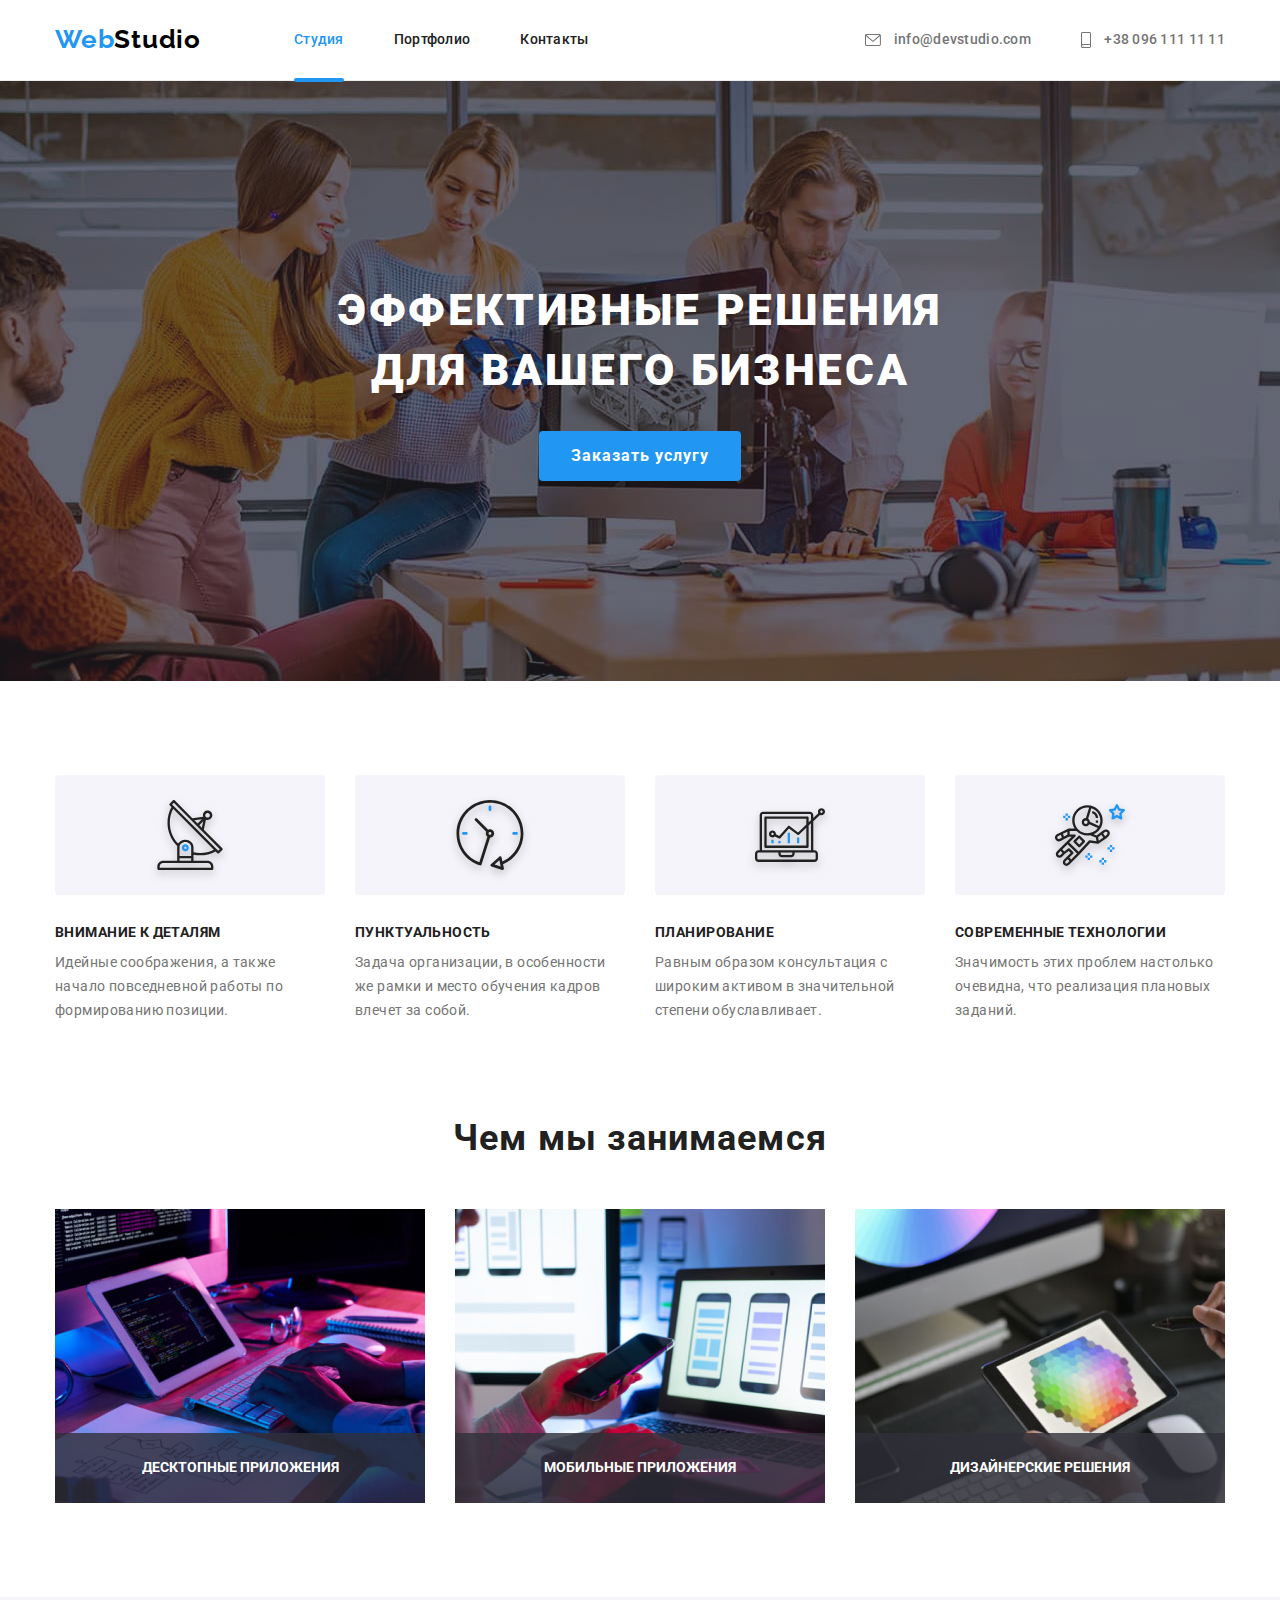
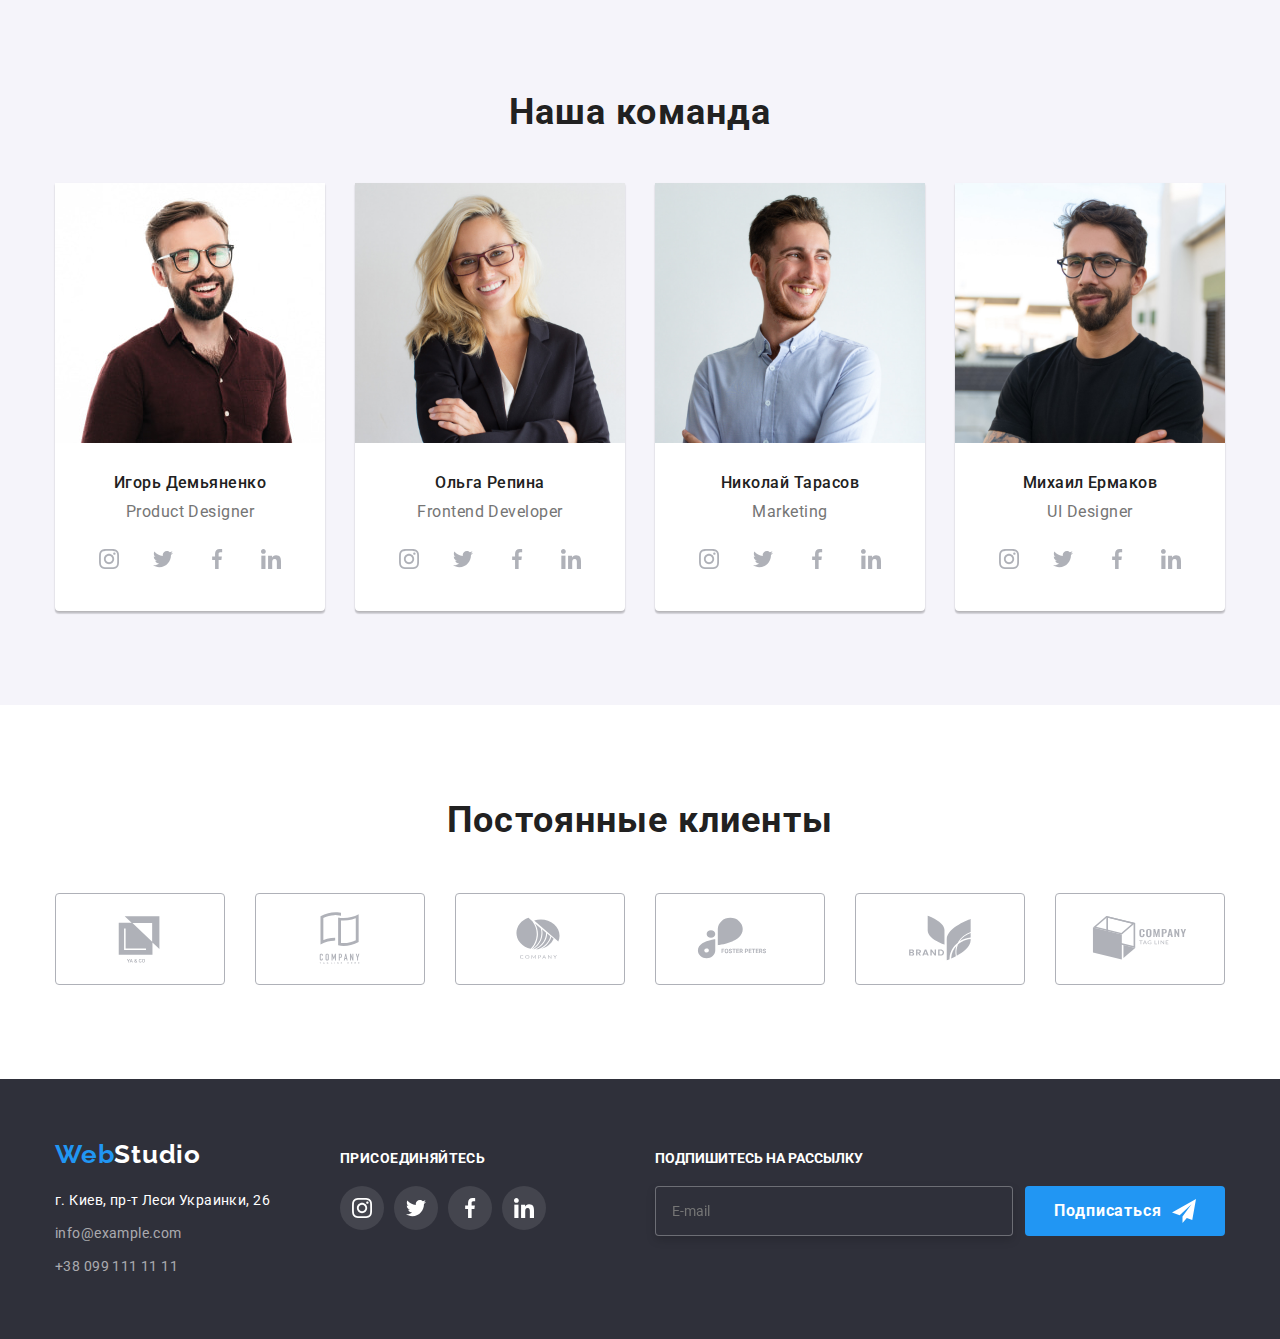
<file: index.html>
<!DOCTYPE html>
<html lang="ru">
<head>
  <meta charset="UTF-8" />
  <meta http-equiv="X-UA-Compatible" content="IE=edge" />
  <meta name="viewport" content="width=device-width, initial-scale=1.0" />
  <link rel="preconnect" href="https://fonts.googleapis.com">
  <link rel="preconnect" href="https://fonts.gstatic.com" crossorigin>
  <link href="https://fonts.googleapis.com/css2?family=Raleway:wght@700&family=Roboto:wght@400;500;700;900&display=swap" rel="stylesheet">
  <title>Document</title>
  <link rel="stylesheet" href="https://cdnjs.cloudflare.com/ajax/libs/modern-normalize/1.0.0/modern-normalize.min.css" />
  <link rel="stylesheet" href="./css/styles.css" />
</head>
<body>
  <!-- Header -->
  <header class="head">
    <div class="container">
      <nav class="head-navigation">
        <a href="index.html" lang="en" class="head-navigation-logo link">Web<span class="head-navigation-logo-span">Studio</span></a>
        <ul class="head-navigation-list list">
          <li class="head-navigation-item">
            <a href="./index.html" class="head-navigation-list-link current link">
              Студия
            </a>
          </li>
          <li class="head-navigation-item">
            <a href="./portfolio.html" class="head-navigation-list-link link">
              Портфолио
            </a>
          </li>
          <li class="head-navigation-item">
            <a href="#" class="head-navigation-list-link link">
              Контакты
            </a>
          </li>
        </ul>
      </nav>
      <!-- Header contacts -->
      <ul class="head-navigation-contacts list">
        <li class="head-navigation-contacts-item">
          <a href="mailto:info@devstudio.com" class="head-navigation-contacts-link link">
            <svg width="16" height="12" class="head-contacts-icon">
              <use href="./images/icons.svg#icon-mail"></use>
            </svg>
            info@devstudio.com
          </a>
        </li>
        <li class="head-navigation-contacts-item">
          <a href="tel:+380961111111" class="head-navigation-contacts-link link">
            <svg width="10" height="16" class="head-contacts-icon">
              <use href="./images/icons.svg#icon-phone"></use>
            </svg>
            +38 096 111 11 11
          </a>
        </li>
      </ul>
    </div>
  </header> 
  <main>
    <!-- Герой -->
    <section class="hero">
      <div class="container">
        <h1 class="hero-main">Эффективные решения для вашего бизнеса</h1>
        <button type="button" class="hero-button" data-modal-open>Заказать услугу</button>
      </div>
    </section>
    <!-- Наши преимущества -->
    <section class="benefits">
      <div class="container">
        <h2 class="title-hide">Наши преимущества</h2>
        <ul class="benefits-list list">
          <li class="benefits-list-item">
            <div class="benefits-content">
              <svg width="70" height="70" class="benefits-icon">
                <use href="./images/icons.svg#icon-benefits1"></use>
              </svg>
            </div>
            <h3 class="benefits-list-item-title">Внимание к деталям</h3>
            <p class="benefits-list-item-text">Идейные соображения, а также начало повседневной работы по формированию позиции.</p>
          </li>
          <li class="benefits-list-item">
            <div class="benefits-content">
              <svg width="70" height="70" class="benefits-icon">
                <use href="./images/icons.svg#icon-benefits2"></use>
              </svg>
            </div>
            <h3 class="benefits-list-item-title">Пунктуальность</h3>
            <p class="benefits-list-item-text">Задача организации, в особенности же рамки и место обучения кадров влечет за собой.</p>
          </li>
          <li class="benefits-list-item">
            <div class="benefits-content">
              <svg width="70" height="70" class="benefits-icon">
                <use href="./images/icons.svg#icon-benefits3"></use>
              </svg>
            </div>
            <h3 class="benefits-list-item-title">Планирование</h3>
            <p class="benefits-list-item-text">Равным образом консультация с широким активом в значительной степени обуславливает.</p>
          </li>
          <li class="benefits-list-item">
            <div class="benefits-content">
              <svg width="70" height="70" class="benefits-icon">
                <use href="./images/icons.svg#icon-benefits4"></use>
              </svg>
            </div>
            <h3 class="benefits-list-item-title">Современные технологии</h3>
            <p class="benefits-list-item-text">Значимость этих проблем настолько очевидна, что реализация плановых заданий.</p>
          </li>
        </ul>
      </div>
    </section>
    <!-- Чем мы занимаемся -->
    <section class="wawd">
      <div class="container doing">
        <h2 class="doing-title">Чем мы занимаемся</h2>
        <ul class="doing-list list">
          <li class="doing-list-item">
            <img class="doing-list-item-image"
              src="./images/img_01.jpg"
              alt="Разработка програмного обеспечения"
              height="294"
            />
            <p class="galery-description">Десктопные приложения</p>
          </li>
          <li class="doing-list-item">
            <img class="doing-list-item-image"
              src="./images/img_02.jpg"
              alt="Тестирование мобильного приложения"
              height="294"
            />
            <p class="galery-description">Мобильные приложения</p>
          </li>
          <li class="doing-list-item">
            <img class="doing-list-item-image"
              src="./images/img_03.jpg"
              alt="Работа с палитрой цветов"
              height="294"
            />
            <p class="galery-description">Дизайнерские решения</p>
          </li>
        </ul>
      </div>
    </section>
    <!-- Наша команда -->
    <section class="our-team">
      <div class="container">
        <h2 class="team-title">Наша команда</h2>
        <ul class="team-list list">
          <li class="team-list-item">
            <img
              src="./images/img_04.jpg"
              alt="фото-Игорь-Демьяненко"
              width="270"
            />
            <div class="team-content">
              <h3 class="team-list-item-teammate">Игорь Демьяненко</h3>
              <p class="team-list-item-position" lang="en">Product Designer</p>
              <ul class="masters-soc-list list">
                <li class="masters-soc-item">
                  <a href="#" class="masters-soc-link link">
                    <svg width="20" height="20" class="master-soc-icon">
                      <use href="./images/icons.svg#icon-instagram"></use>
                    </svg>
                  </a>
                </li>
                <li class="masters-soc-item">
                  <a href="#" class="masters-soc-link link">
                    <svg width="20" height="20" class="master-soc-icon">
                      <use href="./images/icons.svg#icon-twitter"></use>
                    </svg>
                  </a>
                </li>
                <li class="masters-soc-item">
                  <a href="#" class="masters-soc-link link">
                    <svg width="20" height="20" class="master-soc-icon">
                      <use href="./images/icons.svg#icon-facebook"></use>
                    </svg>
                  </a>
                </li>
                <li class="masters-soc-item">
                  <a href="#" class="masters-soc-link link">
                    <svg width="20" height="20" class="master-soc-icon">
                      <use href="./images/icons.svg#icon-linkedin"></use>
                    </svg>
                  </a>
                </li>
              </ul>
            </div>
          </li>
          <li class="team-list-item">
            <img
              src="./images/img_05.jpg"
              alt="фото-Ольга-Репна"
              width="270"
            />
            <div class="team-content">
              <h3 class="team-list-item-teammate">Ольга Репина</h3>
              <p class="team-list-item-position" lang="en">Frontend Developer</p>
              <ul class="masters-soc-list list">
                <li class="masters-soc-item">
                  <a href="#" class="masters-soc-link link">
                    <svg width="20" height="20" class="master-soc-icon">
                      <use href="./images/icons.svg#icon-instagram"></use>
                    </svg>
                  </a>
                </li>
                <li class="masters-soc-item">
                  <a href="#" class="masters-soc-link link">
                    <svg width="20" height="20" class="master-soc-icon">
                      <use href="./images/icons.svg#icon-twitter"></use>
                    </svg>
                  </a>
                </li>
                <li class="masters-soc-item">
                  <a href="#" class="masters-soc-link link">
                    <svg width="20" height="20" class="master-soc-icon">
                      <use href="./images/icons.svg#icon-facebook"></use>
                    </svg>
                  </a>
                </li>
                <li class="masters-soc-item">
                  <a href="#" class="masters-soc-link link">
                    <svg width="20" height="20" class="master-soc-icon">
                      <use href="./images/icons.svg#icon-linkedin"></use>
                    </svg>
                  </a>
                </li>
              </ul>
            </div>
          </li>
          <li class="team-list-item">
            <img
              src="./images/img_06.jpg"
              alt="фото-Николай-Тарасов"
              width="270"
            />
            <div class="team-content">
              <h3 class="team-list-item-teammate">Николай Тарасов</h3>
              <p class="team-list-item-position" lang="en">Marketing</p>
              <ul class="masters-soc-list list">
                <li class="masters-soc-item">
                  <a href="#" class="masters-soc-link link">
                    <svg width="20" height="20" class="master-soc-icon">
                      <use href="./images/icons.svg#icon-instagram"></use>
                    </svg>
                  </a>
                </li>
                <li class="masters-soc-item">
                  <a href="#" class="masters-soc-link link">
                    <svg width="20" height="20" class="master-soc-icon">
                      <use href="./images/icons.svg#icon-twitter"></use>
                    </svg>
                  </a>
                </li>
                <li class="masters-soc-item">
                  <a href="#" class="masters-soc-link link">
                    <svg width="20" height="20" class="master-soc-icon">
                      <use href="./images/icons.svg#icon-facebook"></use>
                    </svg>
                  </a>
                </li>
                <li class="masters-soc-item">
                  <a href="#" class="masters-soc-link link">
                    <svg width="20" height="20" class="master-soc-icon">
                      <use href="./images/icons.svg#icon-linkedin"></use>
                    </svg>
                  </a>
                </li>
              </ul>
            </div>
          </li>
          <li class="team-list-item">
            <img
              src="./images/img_07.jpg"
              alt="фото-Михаил-Ермаков"
              width="270"
            />
            <div class="team-content">
              <h3 class="team-list-item-teammate">Михаил Ермаков</h3>
              <p class="team-list-item-position" lang="en">UI Designer</p>
              <ul class="masters-soc-list list">
                <li class="masters-soc-item">
                  <a href="#" class="masters-soc-link link">
                    <svg width="20" height="20" class="master-soc-icon">
                      <use href="./images/icons.svg#icon-instagram"></use>
                    </svg>
                  </a>
                </li>
                <li class="masters-soc-item">
                  <a href="#" class="masters-soc-link link">
                    <svg width="20" height="20" class="master-soc-icon">
                      <use href="./images/icons.svg#icon-twitter"></use>
                    </svg>
                  </a>
                </li>
                <li class="masters-soc-item">
                  <a href="#" class="masters-soc-link link">
                    <svg width="20" height="20" class="master-soc-icon">
                      <use href="./images/icons.svg#icon-facebook"></use>
                    </svg>
                  </a>
                </li>
                <li class="masters-soc-item">
                  <a href="#" class="masters-soc-link link">
                    <svg width="20" height="20" class="master-soc-icon">
                      <use href="./images/icons.svg#icon-linkedin"></use>
                    </svg>
                  </a>
                </li>
              </ul>
            </div>
          </li>
        </ul>
      </div>
    </section>
    <!-- Постоянные клиенты -->
    <section class="clients">
      <div class="container">
        <h2 class="clients-title">Постоянные клиенты</h2>
        <ul class="clients-list list">
          <li class="clients-item">
            <a href="#" class="clients-link">
              <svg width="106" height="60" class="clients-icon">
                <use href="./images/icons.svg#icon-client1"></use>
              </svg>
            </a>
          </li>
          <li class="clients-item">
            <a class="clients-link" href="#">
              <svg width="106" height="60" class="clients-icon">
                <use href="./images/icons.svg#icon-client2"></use>
              </svg>
            </a>
          </li>
          <li class="clients-item">
            <a class="clients-link" href="#">
              <svg width="106" height="60" class="clients-icon">
                <use href="./images/icons.svg#icon-client3"></use>
              </svg>
            </a>
          </li>
          <li class="clients-item">
            <a class="clients-link" href="#">
              <svg width="106" height="60" class="clients-icon">
                  <use href="./images/icons.svg#icon-client4"></use>
              </svg>
            </a>
          </li>
          <li class="clients-item">
            <a class="clients-link" href="#">
              <svg width="106" height="60" class="clients-icon">
                <use href="./images/icons.svg#icon-client5"></use>
              </svg>
            </a>
          </li>
          <li class="clients-item">
            <a class="clients-link" href="#">
              <svg width="106" height="60" class="clients-icon">
                <use href="./images/icons.svg#icon-client6"></use>
              </svg>
            </a>
          </li>
        </ul>
      </div>
    </section>
  </main>
  <!-- Подвал -->
  <footer class="basement">
    <div class="container basement-container">
      <div class="address-container">
        <a href="index.html" class="basement-link link"><span lang="en">Web<span class="basement-link-span">Studio</span></span></a>
        <address class="basement-adress">
          <p class="basement-adress-post">г. Киев, пр-т Леси Украинки, 26</p>
          <ul class="basement-adress-mt list">
            <li class="basement-adress-item">
              <a href="mailto:info@example.com" class="basement-adress-mt-link link">info@example.com</a>
            </li>
            <li class="basement-adress-item">
              <a href="tel:+380991111111" class="basement-adress-mt-link link">+38 099 111 11 11</a>
            </li>
          </ul>
        </address>
      </div>
      <div class="socials">
        <p class="socials-text">Присоединяйтесь</p>
        <ul class="socials-list list">
          <li class="socials-item">
            <a class="socials-link" href="#">
              <svg width="20" height="20" class="socials-icon">
                <use href="./images/icons.svg#icon-instagram"></use>
              </svg>
            </a>
          </li>
          <li class="socials-item">
            <a class="socials-link" href="#">
              <svg width="20" height="20" class="socials-icon">
                <use href="./images/icons.svg#icon-twitter"></use>
              </svg>
            </a>
          </li>
          <li class="socials-item">
            <a class="socials-link" href="#">
              <svg width="20" height="20" class="socials-icon">
                <use href="./images/icons.svg#icon-facebook"></use>
              </svg>
            </a>
          </li>
          <li class="socials-item">
            <a class="socials-link" href="#">
              <svg width="20" height="20" class="socials-icon">
                <use href="./images/icons.svg#icon-linkedin"></use>
              </svg>
            </a>
          </li>
        </ul>
      </div>
      <div class="subscribe">
        <strong class="subscribe-title">Подпишитесь на рассылку</strong>
        <form class="subscribe-form">
          <label>
            <input type="email" name="email" placeholder="E-mail" class="email-field" />
          </label>
          <button class="subscribe-button" type="submit">
            Подписаться
            <svg class="send-icon" width="24" height="24">
              <use href="./images/icons.svg#icon-modal-send"></use>
            </svg>
          </button>
        </form>
      </div>
    </div>
  </footer> 
  <!-- Бекдроп -->
  <div class="backdrop is-hidden" data-modal>
    <div class="modal-window">
      <button class="button close" data-modal-close>
        <svg width="18" height="18" class="close-icon">
          <use href="./images/icons.svg#icon-modal-x"></use>
        </svg>
      </button>
      <strong class="modal-title">Оставьте свои данные, мы вам перезвоним</strong>
      <form class="modal-form">
        <label class="modal-label">
          Имя
          <span class="modal-input">
            <input class="input-field" name="modal-name" type="text" />
            <svg class="input-icon" width="18" height="18">
              <use href="./images/icons.svg#icon-modal-person"></use>
            </svg>
          </span>
        </label>
        <label class="modal-label">
          Телефон
          <span class="modal-input">
            <input class="input-field" name="modal-phone" type="tel" />
            <svg class="input-icon" width="18" height="18">
              <use href="./images/icons.svg#icon-modal-phone"></use>
            </svg>
          </span>
        </label>
        <label class="modal-label">
          Почта
          <span class="modal-input">
            <input class="input-field" name="modal-email" type="email" />
            <svg class="input-icon" width="18" height="18">
              <use href="./images/icons.svg#icon-modal-email"></use>
            </svg>
          </span>
        </label>
        <label class="modal-label">
          Комментарий
          <textarea
            name="modal-comment"
            class="comment-area"
            rows="6"
            placeholder="Введите текст"
          ></textarea>
        </label>
        <div class="agreement">
          <label>
            <input type="checkbox" name="agreement-check" class="title-hide check-input" />
            <span class="check-icon"></span>
          </label>
          <p class="agreement-text">
            Соглашаюсь с рассылкой и принимаю
            <a href="#" class="agreement-link link">Условия договора</a>
          </p>
        </div>
        <button class="submit-button" type="submit">Отправить</button>
      </form>
    </div>
  </div>
  <script src="./js/modal.js"></script>
</body>
</html>
</file>
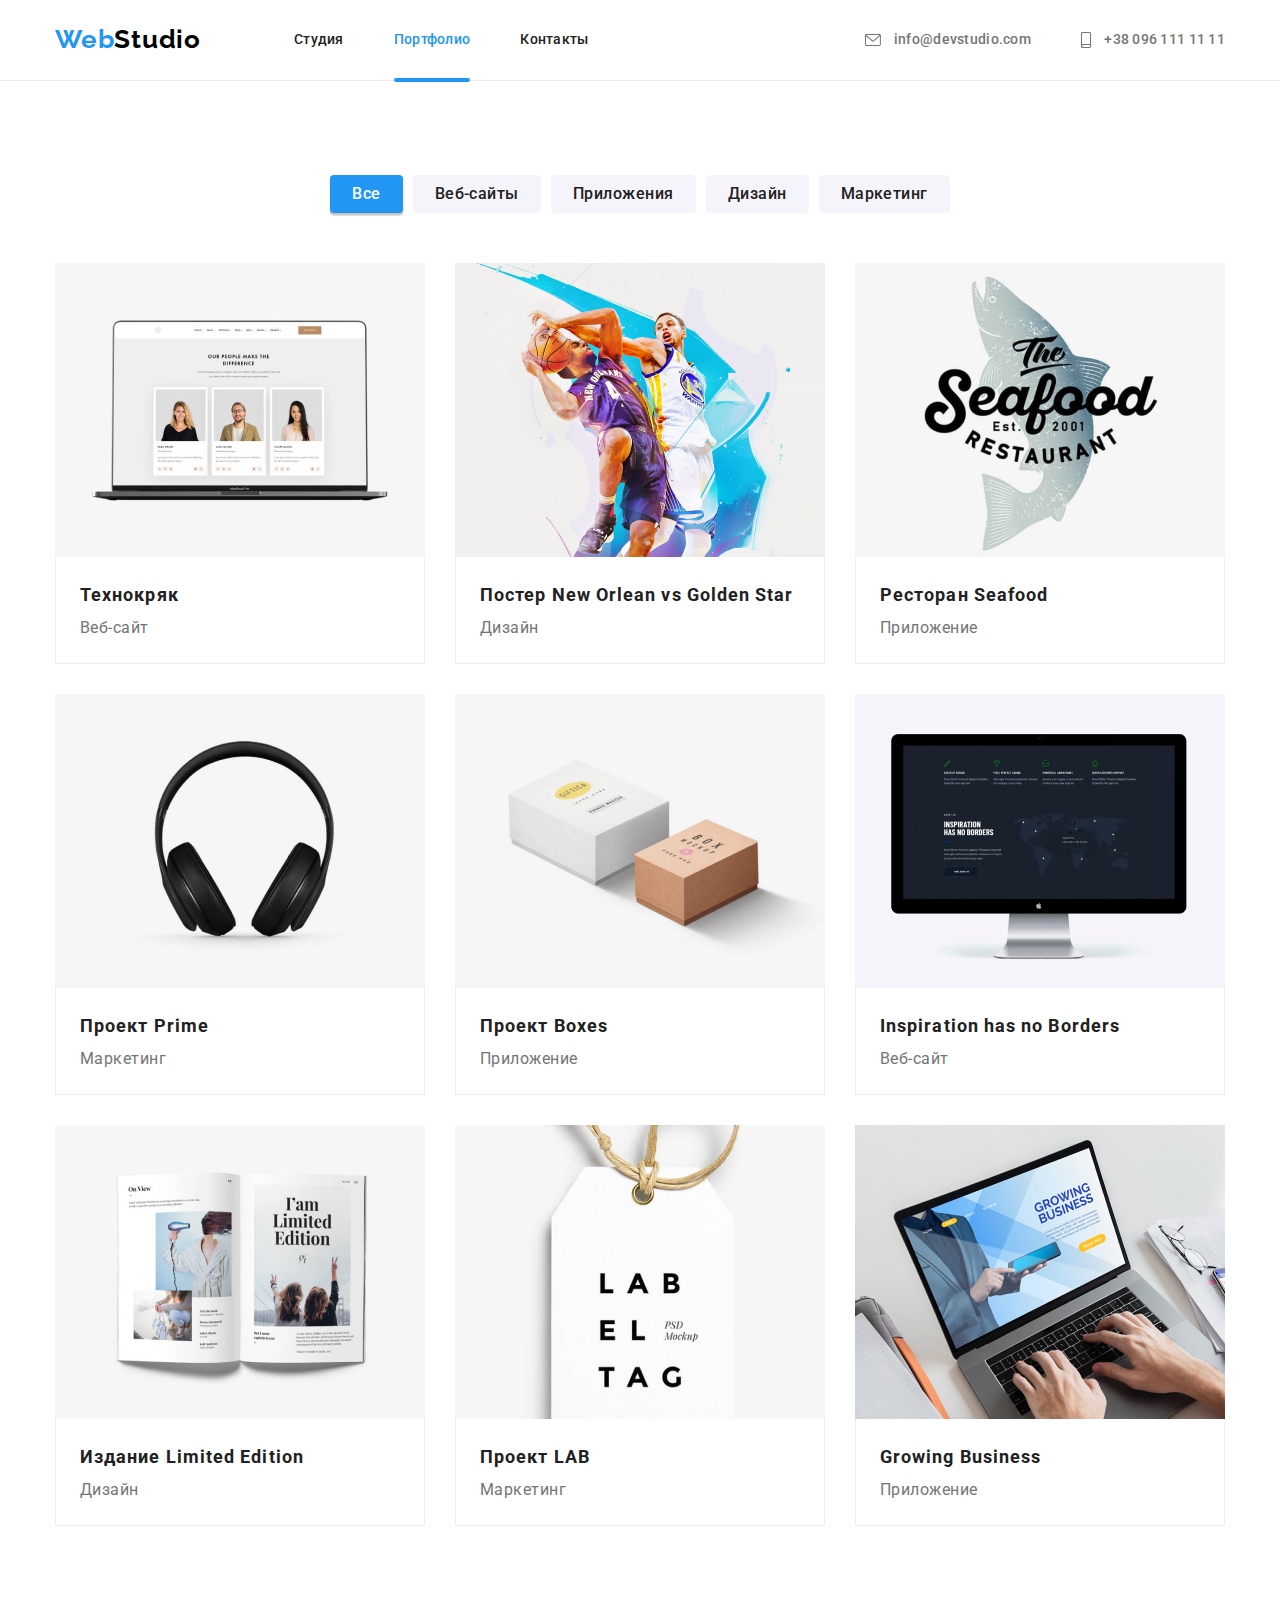
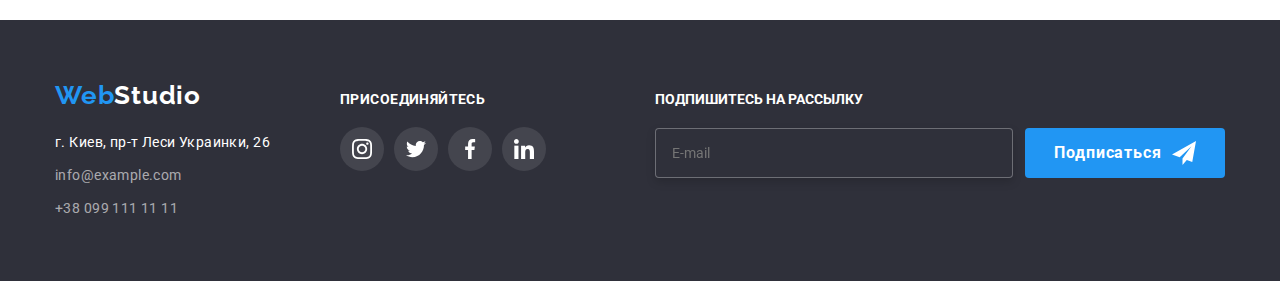
<file: portfolio.html>
<!DOCTYPE html>
<html lang="ru">
<head>
  <meta charset="UTF-8" />
  <meta http-equiv="X-UA-Compatible" content="IE=edge" />
  <meta name="viewport" content="width=device-width, initial-scale=1.0" />
  <link rel="preconnect" href="https://fonts.googleapis.com">
  <link rel="preconnect" href="https://fonts.gstatic.com" crossorigin>
  <link href="https://fonts.googleapis.com/css2?family=Raleway:wght@700&family=Roboto:wght@400;500;700;900&display=swap" rel="stylesheet">
  <title>Document</title>
  <link rel="stylesheet" href="https://cdnjs.cloudflare.com/ajax/libs/modern-normalize/1.0.0/modern-normalize.min.css" />
  <link rel="stylesheet" href="./css/styles.css" />
</head>
<body>
  <!-- Header -->
  <header class="head">
    <div class="head-navigation container">
      <nav class="head-navigation">
        <a href="index.html" lang="en" class="head-navigation-logo link">Web<span class="head-navigation-logo-span">Studio</span></a>
        <ul class="head-navigation-list list">
          <li class="head-navigation-item"><a href="./index.html" class="head-navigation-list-link link">Студия</a></li>
          <li class="head-navigation-item"><a href="./portfolio.html" class="head-navigation-list-link current link">Портфолио</a></li>
          <li class="head-navigation-item"><a href="#" class="head-navigation-list-link link">Контакты</a></li>
        </ul>
      </nav>
      <!-- Header contacts -->
      <ul class="head-navigation-contacts list">
        <li class="head-navigation-contacts-item">
          <a href="mailto:info@devstudio.com" class="head-navigation-contacts-link link">
            <svg width="16" height="12" class="head-contacts-icon">
              <use href="./images/icons.svg#icon-mail"></use>
            </svg>
            info@devstudio.com
          </a>
        </li>
        <li class="head-navigation-contacts-item">
          <a href="tel:+380961111111" class="head-navigation-contacts-link link">
            <svg width="10" height="16" class="head-contacts-icon">
              <use href="./images/icons.svg#icon-phone"></use>
            </svg>
            +38 096 111 11 11
          </a>
        </li>
      </ul>
    </div>
  </header>
  <main>
    <!-- Кнопки -->
    <section class="portfolio">
      <div class="container">
        <h2 class="title-hide">Фильтр</h2>
        <ul class="portfolio__nav list">
          <li class="portfolio__nav-item">
            <button type="button" class="portfolio__button first">Все</button>
          </li>
          <li class="portfolio__nav-item">
            <button type="button" class="portfolio__button">Веб-сайты</button>
          </li>
          <li class="portfolio__nav-item">
            <button type="button" class="portfolio__button">Приложения</button>
          </li>
          <li class="portfolio__nav-item">
            <button type="button" class="portfolio__button">Дизайн</button>
          </li>
          <li class="portfolio__nav-item">
            <button type="button" class="portfolio__button">Маркетинг</button>
          </li>
        </ul>
        <!-- Работы в портфолио -->
        <ul class="projects list">
          <li class="projects__item">
            <a class="projects__link link" href="#">
              <div class="projects__figure">
                <img class="projects__item-images"
                  src="./images/img_08.jpg"
                  alt="фото-Технокряк"
                  width="370"
                />
                <div class="projects__description-wrapper">
                  <p class="projects__description">
                    Ресурс предлагает комплексные предложения с разным уровнем функционала и
                    сервисов. Все это позволит посетителю получить исчерпывающие сведения о
                    компании или частном лице.
                  </p>
                </div>
              </div>
              <div class="projects__content">
                <h3 class="projects__title">Технокряк</h3>
                <p class="projects__item-description">Веб-сайт</p>
              </div>
            </a>
          </li>
          <li class="projects__item">
            <a class="projects__link link" href="#">
              <div class="projects__figure">
                <img class="projects__item-images"
                  src="./images/img_09.jpg"
                  alt="фото-Постер-New-Orlean-vs-Golden-Star"
                  width="370"
                />
                <div class="projects__description-wrapper">
                  <p class="projects__description">
                    Ресурс предлагает комплексные предложения с разным уровнем функционала и
                    сервисов. Все это позволит посетителю получить исчерпывающие сведения о
                    компании или частном лице.
                  </p>
                </div>
              </div>
              <div class="projects__content">
                <h3 class="projects__title">Постер <span lang="en">New Orlean vs Golden Star</span></h3>
                <p class="projects__item-description">Дизайн</p>
              </div>
            </a>
          </li>
          <li class="projects__item">
            <a class="projects__link link" href="#">
              <div class="projects__figure">
                <img class="projects__item-images"
                  src="./images/img_10.jpg"
                  alt="фото-Ресторан-Seafood"
                  width="370"
                />
                <div class="projects__description-wrapper">
                  <p class="projects__description">
                    Ресурс предлагает комплексные предложения с разным уровнем функционала и
                    сервисов. Все это позволит посетителю получить исчерпывающие сведения о
                    компании или частном лице.
                  </p>
                </div>
              </div>
              <div class="projects__content">
                <h3 class="projects__title">Ресторан <span lang="en">Seafood</span></h3>
                <p class="projects__item-description">Приложение</p>
              </div>
            </a>
          </li>
          <li class="projects__item">
            <a class="projects__link link" href="#">
              <div class="projects__figure">
                <img class="projects__item-images"
                  src="./images/img_11.jpg"
                  alt="фото-Проект-Prime"
                  width="370"
                />
                <div class="projects__description-wrapper">
                  <p class="projects__description">
                    Ресурс предлагает комплексные предложения с разным уровнем функционала и
                    сервисов. Все это позволит посетителю получить исчерпывающие сведения о
                    компании или частном лице.
                  </p>
                </div>
              </div>
              <div class="projects__content">
                <h3 class="projects__title">Проект <span lang="en">Prime</span></h3>
                <p class="projects__item-description">Маркетинг</p>
              </div>
            </a>
          </li>
          <li class="projects__item">
            <a class="projects__link link" href="#">
              <div class="projects__figure">
                <img class="projects__item-images"
                  src="./images/img_12.jpg"
                  alt="фото-Проект-Boxes"
                  width="370"
                />
                <div class="projects__description-wrapper">
                  <p class="projects__description">
                    Ресурс предлагает комплексные предложения с разным уровнем функционала и
                    сервисов. Все это позволит посетителю получить исчерпывающие сведения о
                    компании или частном лице.
                  </p>
                </div>
              </div>
              <div class="projects__content">
                <h3 class="projects__title">Проект <span lang="en">Boxes</span></h3>
                <p class="projects__item-description">Приложение</p>
              </div>
            </a>
          </li>
          <li class="projects__item">
            <a class="projects__link link" href="#">
              <div class="projects__figure">
                <img class="projects__item-images"
                  src="./images/img_13.jpg"
                  alt="фото-Inspiration-has-no-Borders"
                  width="370"
                />
                <div class="projects__description-wrapper">
                  <p class="projects__description">
                    Ресурс предлагает комплексные предложения с разным уровнем функционала и
                    сервисов. Все это позволит посетителю получить исчерпывающие сведения о
                    компании или частном лице.
                  </p>
                </div>
              </div>
              <div class="projects__content">
                <h3 lang="en" class="projects__title">Inspiration has no Borders</h3>
                <p class="projects__item-description">Веб-сайт</p>
              </div>
            </a>
          </li>
          <li class="projects__item">
            <a class="projects__link link" href="#">
              <div class="projects__figure">
                <img class="projects__item-images"
                  src="./images/img_14.jpg"
                  alt="фото-Издание-Limited-Edition"
                  width="370"
                />
                <div class="projects__description-wrapper">
                  <p class="projects__description">
                    Ресурс предлагает комплексные предложения с разным уровнем функционала и
                    сервисов. Все это позволит посетителю получить исчерпывающие сведения о
                    компании или частном лице.
                  </p>
                </div>
              </div>
              <div class="projects__content">
                <h3 class="projects__title">Издание <span lang="en">Limited Edition</span></h3>
                <p class="projects__item-description">Дизайн</p>
              </div>
            </a>
          </li>
          <li class="projects__item">
            <a class="projects__link link" href="#">
              <div class="projects__figure">
                <img class="projects__item-images"
                  src="./images/img_15.jpg"
                  alt="фото-Проект-LAB"
                  width="370"
                />
                <div class="projects__description-wrapper">
                  <p class="projects__description">
                    Ресурс предлагает комплексные предложения с разным уровнем функционала и
                    сервисов. Все это позволит посетителю получить исчерпывающие сведения о
                    компании или частном лице.
                  </p>
                </div>
              </div>
              <div class="projects__content">
                <h3 class="projects__title">Проект <span lang="en">LAB</span></h3>
                <p class="projects__item-description">Маркетинг</p>
              </div>
            </a>
          </li>
          <li class="projects__item">
            <a class="projects__link link" href="#">
              <div class="projects__figure">
                <img class="projects__item-images"
                  src="./images/img_16.jpg"
                  alt="фото-Growing-Business"
                  width="370"
                />
                <div class="projects__description-wrapper">
                  <p class="projects__description">
                    Ресурс предлагает комплексные предложения с разным уровнем функционала и
                    сервисов. Все это позволит посетителю получить исчерпывающие сведения о
                    компании или частном лице.
                  </p>
                </div>
              </div>
              <div class="projects__content">
                <h3 lang="en" class="projects__title">Growing Business</h3>
                <p class="projects__item-description">Приложение</p>
              </div>
            </a>
          </li>
        </ul>
      </div>
    </section>
  </main>
  <!-- Подвал -->
  <footer class="basement">
    <div class="container basement-container">
      <div class="address-container">
        <a href="index.html" class="basement-link link"><span lang="en">Web<span class="basement-link-span">Studio</span></span></a>
        <address class="basement-adress">
          <p class="basement-adress-post">г. Киев, пр-т Леси Украинки, 26</p>
          <ul class="basement-adress-mt list">
            <li class="basement-adress-item">
              <a href="mailto:info@example.com" class="basement-adress-mt-link link">info@example.com</a>
            </li>
            <li class="basement-adress-item">
              <a href="tel:+380991111111" class="basement-adress-mt-link link">+38 099 111 11 11</a>
            </li>
          </ul>
        </address>
      </div>
      <div class="socials">
        <p class="socials-text">Присоединяйтесь</p>
        <ul class="socials-list list">
          <li class="socials-item">
            <a class="socials-link" href="#">
              <svg width="20" height="20" class="socials-icon">
                <use href="./images/icons.svg#icon-instagram"></use>
              </svg>
            </a>
          </li>
          <li class="socials-item">
            <a class="socials-link" href="#">
              <svg width="20" height="20" class="socials-icon">
                <use href="./images/icons.svg#icon-twitter"></use>
              </svg>
            </a>
          </li>
          <li class="socials-item">
            <a class="socials-link" href="#">
              <svg width="20" height="20" class="socials-icon">
                <use href="./images/icons.svg#icon-facebook"></use>
              </svg>
            </a>
          </li>
          <li class="socials-item">
            <a class="socials-link" href="#">
              <svg width="20" height="20" class="socials-icon">
                <use href="./images/icons.svg#icon-linkedin"></use>
              </svg>
            </a>
          </li>
        </ul>
      </div>
      <div class="subscribe">
        <strong class="subscribe-title">Подпишитесь на рассылку</strong>
        <form class="subscribe-form">
          <label>
            <input type="email" name="email" placeholder="E-mail" class="email-field" />
          </label>
          <button class="subscribe-button" type="submit">
            Подписаться
            <svg class="send-icon" width="24" height="24">
              <use href="./images/icons.svg#icon-modal-send"></use>
            </svg>
          </button>
        </form>
      </div>
    </div>
  </footer> 
</body>
</html>
</file>
<file: css/styles.css>
:root {
  --color-header: #212121;
  --color-accent: #2196F3;
  --color-hover: #188CE8;
  --color-black: #000000;
  --color-gray: #757575;
  --color-white: #FFFFFF;
  --color-team: #F5F4FA;
  --color-basement: #2F303A;
  --color-alpha: rgba(255, 255, 255, 0.6);
  --color-icon: #AFB1B8;
  --shadows: 0px 3px 1px rgba(0, 0, 0, 0.1), 0px 1px 2px rgba(0, 0, 0, 0.08), 0px 2px 2px rgba(0, 0, 0, 0.12);
  --transition-time: 250ms;
  --cubic-function: cubic-bezier(0.4, 0, 0.2, 1);
  --modal-border-color: rgba(33, 33, 33, 0.2);
  --modal-placeholder-color: rgba(117, 117, 117, 0.5);
}

body {
  font-family: 'Roboto', sans-serif;
  color: var(--color-white);
  background-color: var(--color-white);
}

/* Доп. класс для снятия подчеркиваний со ссылок */
.link {
  text-decoration: none
}

/* Доп. класс для удаления точек */
.list {
  padding: 0;
  margin: 0;
  list-style: none;
}

p, h1, h2, h3, h4, h5, h6 {
  margin: 0;
}

.container {
  width: 1200px;
  padding: 0 15px;
  margin: 0 auto;
}

img {
  display: block;
  max-width: 100%;
  height: auto;
}

/* ----------HEADER---------- */

.head {
  border-bottom: 1px solid #ececec;
  align-items: center;
}

.head-navigation {
  display: flex;
  align-items: center;
}

.head .container {
  display: flex;
  align-items: center;
}

.head-navigation-logo {
  display: block;
  font-family: 'Raleway', sans-serif;
  font-weight: 700;
  font-size: 26px;
  line-height: 1.19;
  letter-spacing: 0.03em;
  color: var(--color-accent);
  padding: 24px 0 25px 0;
  margin-right: 93px;
}

.head-navigation-logo-span {
  color: var(--color-black);
}

.head-navigation-list {
  display: block;
  display: flex;
}

.head-navigation-list-link {
  padding: 32px 0;
  display: block;
  font-weight: 500;
  font-size: 14px;
  line-height: 1.14;
  letter-spacing: 0.02em;
  color: var(--color-header);
  position: relative;
  transition: color var(--transition-time) var(--cubic-function);
}

.head-navigation-list-link:hover,
.head-navigation-list-link:focus {
  color: var(--color-accent);
}

.head-navigation-item:not(:last-child) {
  margin-right: 50px;
}

/* Подсветка текущей страницы */
.current {
  color: var(--color-accent);
}

.current::after {
  content: "";
  display: block;
  position: absolute;
  left: 0;
  bottom: -2%;
  width: 100%;
  height: 4px;
  background-color: var(--color-accent);
  border-radius: 2px;
}

/* Контакты */

.head-navigation-contacts {
  display: flex;
  margin-left: auto;
  align-items: center;
}

.head-navigation-contacts-item:not(:last-child) {
  margin-right: 50px;
}

.head-navigation-contacts-link {
  display: block;
  padding-top: 32px;
  padding-bottom: 32px;
  font-weight: 500;
  font-size: 14px;
  line-height: 1.14;  
  letter-spacing: 0.02em;
  color: var(--color-gray);
  transition: color var(--transition-time) var(--cubic-function);
}

.head-navigation-contacts-link:focus,
.head-navigation-contacts-link:hover {
  color: var(--color-accent);
}

.head-contacts-icon {
  margin-right: 10px;
  vertical-align: middle;
  fill: currentColor;
}

/* ----------ГЕРОЙ---------- */

.hero {
  max-width: 1600px;
  height: 600px;
  margin-left: auto;
  margin-right: auto;
  background-image: linear-gradient(
    to right,
    rgba(47, 48, 58, 0.4),
    rgba(47, 48, 58, 0.4)
  ),
  url(../images/img_00.jpg);
  background-position: center;
  background-repeat: no-repeat;
  padding: 200px 0;
  text-align: center;
  background-color: var(--color-basement);
}

.hero-main {
  width: 670px;
  margin: 0 auto 30px auto;
  font-family: 'Roboto';
  font-weight: 900;
  font-size: 44px;
  line-height: 1.36;
  text-align: center;
  letter-spacing: 0.06em;
  text-transform: uppercase;
  color: var(--color-white);
}

.hero-button {
  display: inline-block;
  padding: 10px 32px;
  border-radius: 4px;
  min-width: 200px;
  text-align: center;
  font-family: Inherit;
  font-weight: 700;
  font-size: 16px;
  line-height: 1.88;
  letter-spacing: 0.06em;
  border: none;
  color: var(--color-white);
  background-color: var(--color-accent);
  cursor: pointer;
  transition: background-color var(--transition-time) var(--cubic-function);
}

.hero-button:hover,
.hero-button:focus {
background-color: var(--color-hover);
}

/* ----------НАШИ ПРИИМЦЩЕСТВА---------- */

/* Скрытый заголовок */
.title-hide {
  position: absolute;
  white-space: nowrap;
  width: 1px;
  height: 1px;
  overflow: hidden;
  border: 0;
  padding: 0;
  clip: rect(0 0 0 0);
  clip-path: inset(50%);
  margin: -1px;
}

.benefits {
  background-color: var(--color-white);
  padding-top: 94px;
  padding-bottom: 94px;
}

.benefits-list {
  display: flex;
  justify-content: space-between;
}

.benefits-list-item {
  flex-basis: calc((100% - 3 * 30px) / 4);
}

.benefits-content {
  display: flex;
  width: 270px;
  height: 120px;
  justify-content: center;
  align-items: center;
  background-color: var(--color-team);
  border-radius: 4px;
  margin-bottom: 30px;
}

.benefits-list-item + .benefits-list-item {
  margin-left: 30px;
}

.benefits-list-item-title {
  margin-bottom: 10px;
  font-size: 14px;
  line-height: 1.14;
  letter-spacing: 0.03em;
  text-transform: uppercase;
  color: var(--color-header);
}

.benefits-list-item-text {
  font-size: 14px;
  line-height: 1.71;
  letter-spacing: 0.03em;
  color: var(--color-gray);
}

.benefits-icon {
  border-radius: 4px;
  filter: drop-shadow(0px 4px 4px rgba(0, 0, 0, 0.25));
}

/* ----------ЧЕМ МЫ ЗАНИМАЕМСЯ---------- */

.wawd {
  padding-bottom: 94px;
}

.doing-title {
  margin-bottom: 50px;
  font-size: 36px;
  line-height: 1.17;
  text-align: center;
  letter-spacing: 0.03em;
  color: var(--color-header);
}

.doing-list {
  display: flex;
}

.doing-list-item {
  position: relative;
}

.doing-list-item:not(:last-child) {
  margin-right: 30px;
}

/* 2й вариант */
/* .doing-list-item + .doing-list-item{
  margin-left: 30px;
} */

.galery-description {
  display: flex;
  justify-content: center;
  align-items: center;
  height: 70px;
  width: 100%;
  position: absolute;
  bottom: 0;
  font-weight: 700;
  font-size: 14px;
  line-height: 1.14;
  text-transform: uppercase;
  color: var(--color-white);
  background-color: rgba(47, 48, 58, 0.8);
}

/* ----------НАША КОМАНДА---------- */

.our-team {
  background-color: var(--color-team);
  padding-top: 94px;
  padding-bottom: 94px; 
  }

.team-title {
  margin-bottom: 50px;
  font-size: 36px;
  line-height: 1.17;
  text-align: center;
  letter-spacing: 0.03em;
  color: var(--color-header);
}

.team-list {
  display: flex;
}

.team-list-item {
  min-width: 270px;
  box-shadow: var(--shadows);
  border-radius: 0px 0px 4px 4px;
  background-color: var(--color-white);
}

.team-list-item + .team-list-item {
  margin-left: 30px;
}

.team-content {
  padding-bottom: 30px;
  padding-top: 30px;
}

.team-list-item-teammate {
  margin-bottom: 10px;
  font-weight: 500;
  font-size: 16px;
  line-height: 1.19;
  text-align: center;
  letter-spacing: 0.03em;
  color: var(--color-header);
}

.masters-soc-item:first-child {
  margin-left: 0;
}

.team-list-item-position {
  font-size: 16px;
  line-height: 1.19;
  text-align: center;
  letter-spacing: 0.03em;
  margin-bottom: 16px;
  color: var(--color-gray);
}

.masters-soc-list {
  display: flex;
  justify-content: center;
}

.masters-soc-item {
  width: 44px;
  height: 44px;
  margin-left: 10px;
}

.masters-soc-link {
  display: flex;
  align-items: center;
  justify-content: center;
  width: 100%;
  height: 100%;
  border-radius: 50%;
}

.our-team .masters-soc-link{
  color: var(--color-icon);
  transition: color var(--transition-time) var(--cubic-function),
  background-color var(--transition-time) var(--cubic-function);
}

.master-soc-icon {
  fill: currentColor
}

.our-team .masters-soc-link:hover,
.our-team .masters-soc-link:focus {
  color: var(--color-white);
  background-color: var(--color-accent);
}

/* ---------ПОСТОЯННЫЕ КЛИЕНТЫ---------- */

.clients {
  padding: 94px 0;
}

.clients-title {
  text-align: center;
  margin-bottom: 50px;
  font-family: "Roboto";
  font-style: normal;
  color: var(--color-header);
  font-weight: 700;
  font-size: 36px;
  line-height: 1.2;
  letter-spacing: 0.03em;
}

.clients-list {
  display: flex;
}

.clients-item + .clients-item {
  margin-left: 30px;
}

.clients-link {
  width: 170px;
  height: 92px;
  display: flex;
  justify-content: center;
  align-items: center;
  border: 1px solid var(--color-icon) ;
  border-radius: 4px;
  color: var(--color-icon);
  outline: transparent;
  transition: color var(--transition-time) var(--cubic-function),
    border-color var(--transition-time) var(--cubic-function);
}

.clients-icon {
  display: flex;
  fill: currentColor;
}

.clients-link:hover,
.clients-link:focus {
color: var(--color-accent);
border-color: var(--color-accent);
}

.clients-link:hover .clients-icon,
.clients-link:focus .clients-icon {
  fill: var(--color-accent);
}

/* __________2-я страница__________ */

/* ----------Портфолио---------- */

.portfolio {
  padding: 94px 0;
}

.portfolio__nav {
  display: flex;
  justify-content: center;
  margin-bottom: 50px;
}

.portfolio__nav-item + .portfolio__nav-item {
  margin-left: 10px;
}

.portfolio__button {
  font-family: Inherit;
  font-weight: 500;
  font-size: 16px;  
  line-height: 1.6;
  letter-spacing: 0.03em;
  color: var(--color-header);
  background-color: var(--color-team);
  cursor: pointer;
  text-align: center;
  border: 0;
  border-radius: 4px;
  padding: 6px 22px;
  transition: color var(--transition-time) var(--cubic-function),
    box-shadow var(--transition-time) var(--cubic-function),
    background-color var(--transition-time) var(--cubic-function);
}

/* Подсветка первой кнопки */
.first {
  box-shadow: var(--shadows);
  color: var(--color-white);
  background-color: var(--color-accent);
}

.portfolio__button:hover,
.portfolio__button:focus {
  box-shadow: var(--shadows);
  background-color: var(--color-accent);
  color: var(--color-white);
}

/* Карточки в портфолио */

.projects {
  display: flex;
  flex-wrap: wrap;
  margin-top: -30px;
  margin-left: -30px;
}

.projects__item {
  flex-basis: calc(100% / 3 - 30px);
  margin-top: 30px;
  margin-left: 30px;
}

.projects__link {
  display: block;
  transition: box-shadow var(--transition-time) var(--cubic-function);
} 

.projects__link:hover,
.projects__link:focus {
  box-shadow: 0px 1px 1px rgba(0, 0, 0, 0.12), 0px 4px 4px rgba(0, 0, 0, 0.06),
    1px 4px 6px rgba(0, 0, 0, 0.16);
}

.projects__link:hover .projects__description-wrapper,
.projects__link:focus .projects__description-wrapper {
  transform: translateY(0);
}

.projects__figure {
  position: relative;
  overflow: hidden;
}

.projects__item-images {
  display: block;
  width: 100%;
  height: 100%;
}

.projects__description-wrapper {
  display: flex;
  justify-content: center;
  align-items: center;
  position: absolute;
  top: 0;
  width: 100%;
  height: 100%;
  transform: translateY(101%);
  transition: transform var(--transition-time) var(--cubic-function);
  background-color: rgba(33, 150, 243, 0.9);
}

.projects__description {
  width: 322px;
  font-size: 18px;
  line-height: 1.56;
  color: var(--color-white);
}

.projects__content {
  padding: 20px 24px;
  border-bottom: 1px solid #EEEEEE;
  border-left: 1px solid #EEEEEE;
  border-right: 1px solid #EEEEEE;
}

.projects__title {
  font-size: 18px;
  line-height: 2;
  letter-spacing: 0.06em;
  color: var(--color-header);
}

.projects__item-description {
  font-size: 16px;
  line-height: 1.88;
  letter-spacing: 0.03em;
  color: var(--color-gray);
}

/* ----------ПОДВАЛ---------- */

.basement {
  padding: 60px 0;
  background-color: var(--color-basement);
  font-weight: 400;
  font-size: 14px;
  line-height: 1.71;
  background-color: var(--color-basement);
}

.basement-container {
  display: flex;
  align-items: baseline;
}

.address-container {
  margin-right: 70px;
}

.basement-link {
  display: inline-block;
  margin-bottom: 20px;
  font-family: 'Raleway';
  font-weight: 700;
  font-size: 26px;
  line-height: 1.19;
  letter-spacing: 0.03em;
  color: var(--color-accent);
}

.basement-link-span {
  display: inline-block;
  color: var(--color-white);
}

.basement-adress {
  display: block;
  font-style: normal;
}

.basement-adress-post {
  margin-bottom: 9px;
  font-size: 14px;
  line-height: 1.71;
  letter-spacing: 0.03em;
  color: var(--color-white);
}

.basement-adress-mt-link {
  font-size: 14px;
  line-height: 1.71;
  letter-spacing: 0.03em;
  color: var(--color-alpha);
  transition: color var(--transition-time) var(--cubic-function);
}

.basement-adress-item:not(:last-child) {
  margin-bottom: 9px;
}

.basement-adress-mt-link:hover,
.basement-adress-mt-link:focus {
  color: var(--color-accent);
}

/* ПРИСОЕДИНЯЙТЕСЬ */

.socials {
  margin-right: auto;
}

.socials-text {
  display: block;
  color: var(--color-white);
  font-weight: 700;
  font-size: 14px;
  line-height: 1.15;
  letter-spacing: 0.03em;
  text-transform: uppercase;
  margin-bottom: 20px;
}

.socials-list {
  display: flex;
}

.socials-item + .socials-item {
  margin-left: 10px;
}

.socials-link {
  width: 44px;
  height: 44px;
  display: flex;
  justify-content: center;
  align-items: center;
  border-radius: 50%;
  color: var(--color-white);
  background-color: rgba(255, 255, 255, 0.1);
  transition: background-color var(--transition-time) var(--cubic-function);
}

.socials-link:hover,
.socials-link:focus {
  background-color: var(--color-accent);
}

.socials-link:hover .socials-icon,
.socials-link:focus .socials-icon {
  fill: var(--color-white);
}

.socials-icon {
  width: 20px;
  height: 20px;
  fill: var(--color-white);
}

/* ПОДПИШИТЕСЬ НА РАССЫЛКУ */

.subscribe-form {
  display: flex;
  align-items: flex-end;
}

.subscribe label {
  width: 358px;
  margin-right: 12px;
}

.subscribe-title {
  display: block;
  font-size: 14px;
  line-height: 1.14;
  font-weight: 700;
  text-transform: uppercase;
  margin-bottom: 20px;
}

.basement .email-field {
  color: var(--color-white);
  width: 358px;
  height: 50px;
  padding: 15px 16px;
  border-radius: 4px;
  border: 1px solid rgba(255, 255, 255, 0.3);
  filter: drop-shadow(0px 4px 4px rgba(0, 0, 0, 0.15));
  background-color: #2f303a;
}

.subscribe-button {
  display: flex;
  align-items: center;
  justify-content: center;
  padding: 0;
  width: 200px;
  height: 50px;
  border: none;
  border-radius: 4px;
  font-weight: 700;
  font-size: 16px;
  line-height: 1.67;
  letter-spacing: 0.06em;
  color: var(--color-white);
  background-color: #2196f3;
  box-shadow: var(--box-shadow);
  cursor: pointer;
}

.send-icon {
  margin-left: 10px;
}





/* Модальное окно */

/* Фон модального окна */
.backdrop {
  position: fixed;
  top: 0;
  left: 0;
  width: 100%;
  height: 100%;
  background-color: rgba(0, 0, 0, 0.2);
}

.backdrop.is-hidden {
  opacity: 0;
  transition: opacity var(--transition-time) var(--cubic-function);
  visibility: hidden;
  pointer-events: none;
}

.backdrop.is-hidden .modal-window {
  transform: translate(-50%, -50%) scale(0);
}

/* Собственно модальное окно */
.modal-window {
  position: fixed;
  left: 50%;
  top: 50%;
  width: 528px;
  height: 581px;
  opacity: 1;
  visibility: visible;
  padding: 40px; 
  background-color: var(--color-white);
  transform: translate(-50%, -50%) scale(1);
  transition: transform var(--transition-time) var(--cubic-function);
}

/* Кнопка закрытия модального окна */
.button.close {
  position: absolute;
  right: 8px;
  top: 8px;
  display: flex;
  justify-content: center;
  align-items: center;
  width: 30px;
  height: 30px;
  border: 1px solid rgba(0, 0, 0, 0.1);
  border-radius: 50%;
  cursor: pointer;
  background-color: var(--color-white);
  transition: color var(--transition-time) var(--cubic-function),
  border-color var(--transition-time) var(--cubic-function);
}

.button.close:hover,
.button.close:focus {
  color: var(--color-accent);
  outline: transparent;
  border-color: var(--color-accent);
}

.close-icon {
  fill: currentColor;
}

/* Заголовок модального окна */
.modal-title {
  font-weight: 700;
  font-size: 20px;
  line-height: 1.15;
  text-align: center;
  justify-content: center;
  letter-spacing: 0.03em;
  color: var(--color-header);
}

/* Форма */
.modal-form {
  display: flex;
  flex-direction: column;
  color: var(--color-white);
  margin-top: 12px;
}

.modal-label {
  cursor: pointer;
  display: flex;
  flex-direction: column;
  font-weight: 400;
  font-size: 12px;
  line-height: 1.17;
  letter-spacing: 0.01em;
  color: var(--color-gray);
}

.modal-label:not(:first-child) {
  margin-top: 10px;
}

.modal-input {
  display: inline-block;
  position: relative;
  color: var(--color-header);
  margin-top: 4px;
}

.input-field {
  width: 100%;
  height: 40px;
  padding: 12px 42px;
  border-radius: 4px;
  border: 1px solid var(--modal-border-color);
  cursor: pointer;
  transition: border-color var(--transition-time) var(--cubic-function);
}

.input-icon {
  position: absolute;
  left: 12px;
  top: 50%;
  transform: translateY(-50%);
  fill: currentColor;
  transition: fill var(--transition-time) var(--cubic-function);
}

.modal-label:hover .input-field,
.modal-label:hover .comment-area {
  border-color: var(--color-accent);
}

.input-field:focus,
.comment-area:focus {
  border-color: var(--color-accent);
  outline: transparent;
}

.modal-label:hover .input-icon,
.input-field:focus + .input-icon {
  fill: var(--color-accent);
}

.comment-area {
  width: 100%;
  height: 120px;
  padding: 12px 16px;
  border: 1px solid var(--modal-border-color);
  border-radius: 4px;
  resize: none;
  margin-top: 4px;
}

.comment-area::placeholder {
  font-weight: 400;
  font-size: 14px;
  line-height: 1.14;
  letter-spacing: 0.01em;
  color: var(--modal-placeholder-color);
}

.agreement {
  display: flex;
  justify-content: center;
  align-items: center;
  margin-top: 20px;
  text-decoration: underline;
}

.check-icon {
  display: inline-flex;
  width: 16px;
  height: 15px;
  margin-right: 7px;
  background-image: url(../images/check-disable.svg);
  background-repeat: no-repeat;
  background-size: cover;
  background-position: center;
  border: none;
  transition: background-image var(--transition-time) var(--cubic-function);
}

.check-input:hover + .check-icon,
.check-input:focus + .check-icon {
  border: 2px solid var(--color-accent);
  border-radius: 2px;
  background-image: none;
}

.check-input:checked + .check-icon {
  border: none;
  background-image: url(../images/check-active.svg);
}

.agreement-text {
  font-size: 14px;
  line-height: 1.71;
  color: var(--color-gray);
}

.agreement-link {
  color: var(--color-accent);
  outline-color: transparent;
  transition: outline-color var(--transition-time) var(--cubic-function);
}

.agreement-link:focus {
  outline-color: var(--color-accent);
}

.submit-button {
  align-self: center;
  width: 200px;
  height: 50px;
  border-radius: 4px;
  box-shadow: var(--shadows);
  color: var(--background-color);
  background-color: var(--color-hover);
  padding: 0;
  border: 0;
  cursor: pointer;
  font-weight: 700;
  font-size: 16px;
  line-height: 1.9;
  letter-spacing: 0.06em;
  margin-top: 30px;
}
</file>
